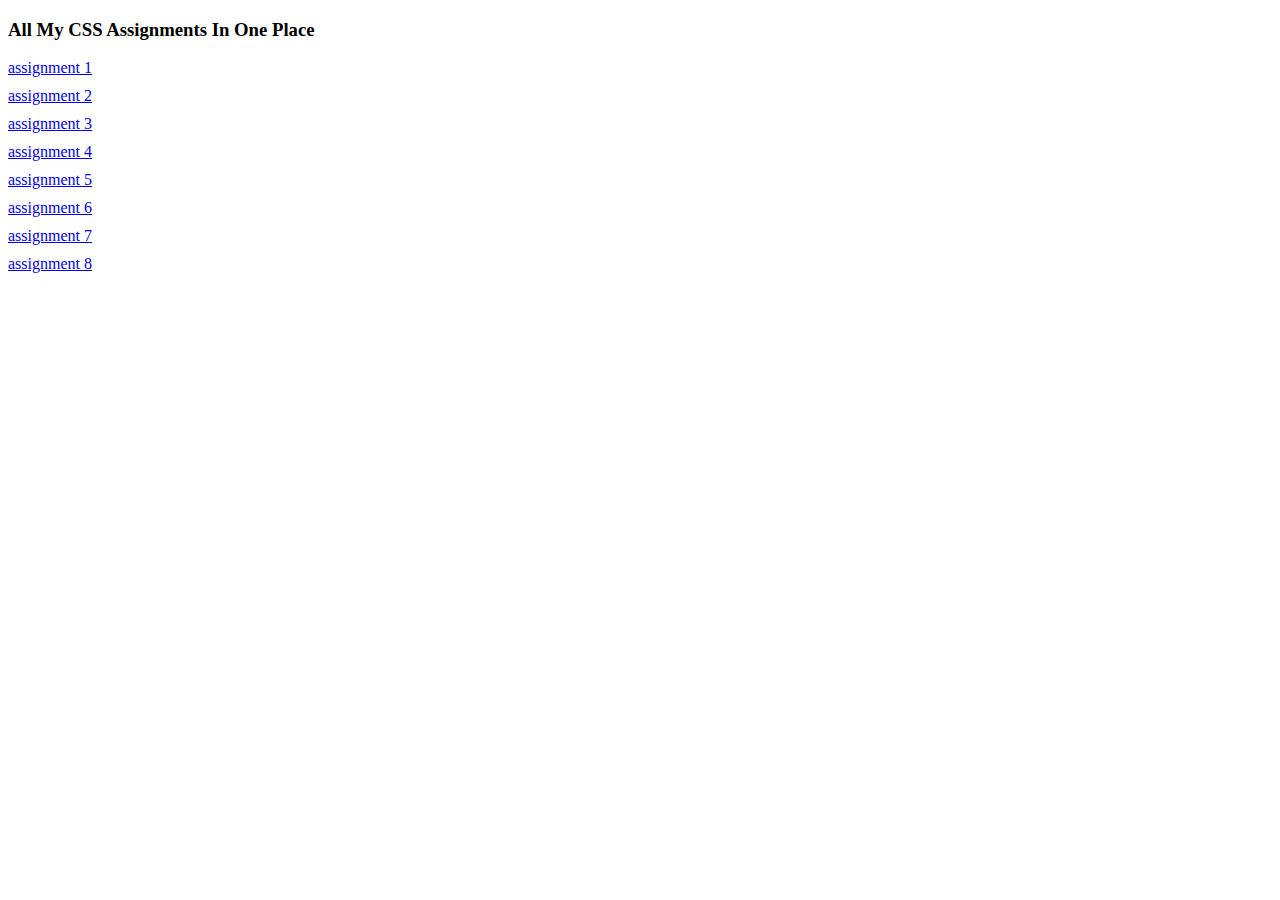
<file: index.html>
<!DOCTYPE html>
<html lang="en">
<head>
    <meta charset="UTF-8">
    <meta name="viewport" content="width=device-width, initial-scale=1.0">
    <title>CSS Assignments</title>
    <link rel="stylesheet" href="style.css">
</head>
<body>
    <header>
        <h3>All My CSS Assignments In One Place</h3>
    </header>
    <main>
        <nav>
            <a href="./assignment1/index.html">assignment 1</a>
            <a href="./assignment2/index.html">assignment 2</a>
            <a href="./assignment3/index.html">assignment 3</a>
            <a href="./assignment4/index.html">assignment 4</a>
            <a href="./assignment5/index.html">assignment 5</a>
            <a href="./assignment6/index.html">assignment 6</a>
            <a href="./assignment7/index.html">assignment 7</a>
            <a href="./assignment8/index.html">assignment 8</a>
        </nav>
        <section></section>
    </main>
</body>
</html>
</file>
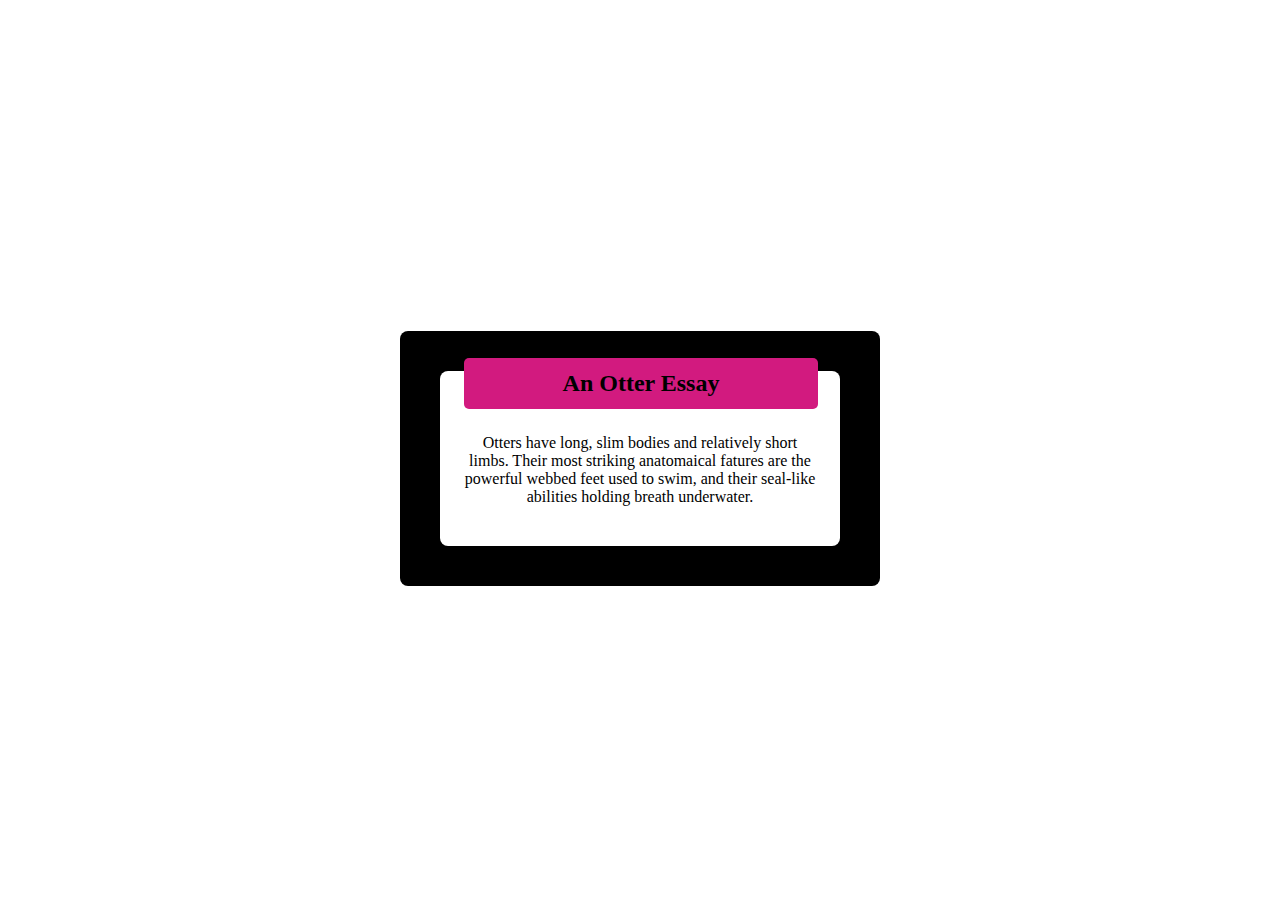
<file: assignment1/index.html>
<!DOCTYPE html>
<html lang="en">
  <head>
    <meta charset="UTF-8" />
    <meta name="viewport" content="width=device-width, initial-scale=1.0" />
    <title>Assignment1</title>
    <link rel="stylesheet" href="style.css" />
  </head>
  <body>
    <section>
      <div class="dark-background">
        <div class="white-background">
          <h3 class="essay-header">An Otter Essay</h3>
          <p class="essay-body">
            Otters have long, slim bodies and relatively short limbs. Their most
            striking anatomaical fatures are the powerful webbed feet used to
            swim, and their seal-like abilities holding breath underwater.
          </p>
        </div>
      </div>
    </section>
  </body>
</html>
</file>
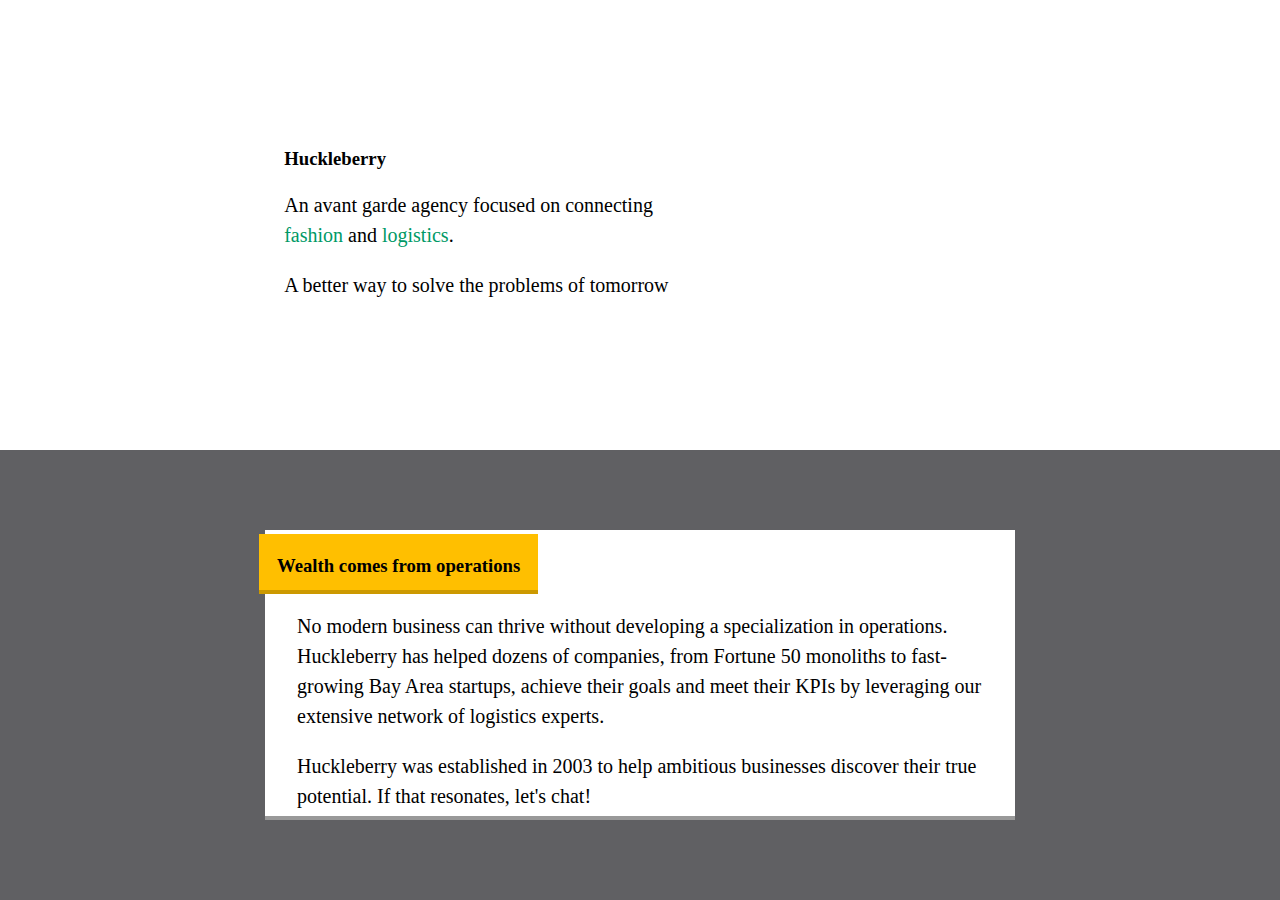
<file: assignment2/index.html>
<!DOCTYPE html>
<html lang="en">
  <head>
    <meta charset="UTF-8" />
    <meta name="viewport" content="width=device-width, initial-scale=1.0" />
    <title>Assignment1</title>
    <link rel="stylesheet" href="style.css" />
  </head>

  <body>
    <section>
      <div class="inner-parent">
        <div class="white-background">
          <div>
            <div class="w-essay-header">
              <h3>Huckleberry</h3>
            </div>
            <div class="w-essay-body">
              <p>
                An avant garde agency focused on connecting
                <span class="green-emphasis">fashion</span> and
                <span class="green-emphasis">logistics</span>.
              </p>
              <p>A better way to solve the problems of tomorrow</p>
            </div>
          </div>
        </div>
        <div class="dark-background">
          <div>
          <div class="d-inner-div">
            <div class="d-essay-header">
              <h3>Wealth comes from operations</h3>
            </div>
            <div class="d-essay-body">
              <p>
                No modern business can thrive without developing a
                specialization in operations. Huckleberry has helped dozens of
                companies, from Fortune 50 monoliths to fast-growing Bay Area
                startups, achieve their goals and meet their KPIs by leveraging
                our extensive network of logistics experts.
              </p>
              <p>
                Huckleberry was established in 2003 to help ambitious businesses
                discover their true potential. If that resonates, let's chat!
              </p>
            </div>
          </div>
          </div>
        </div>
      </div>
    </section>
  </body>
</html>
</file>
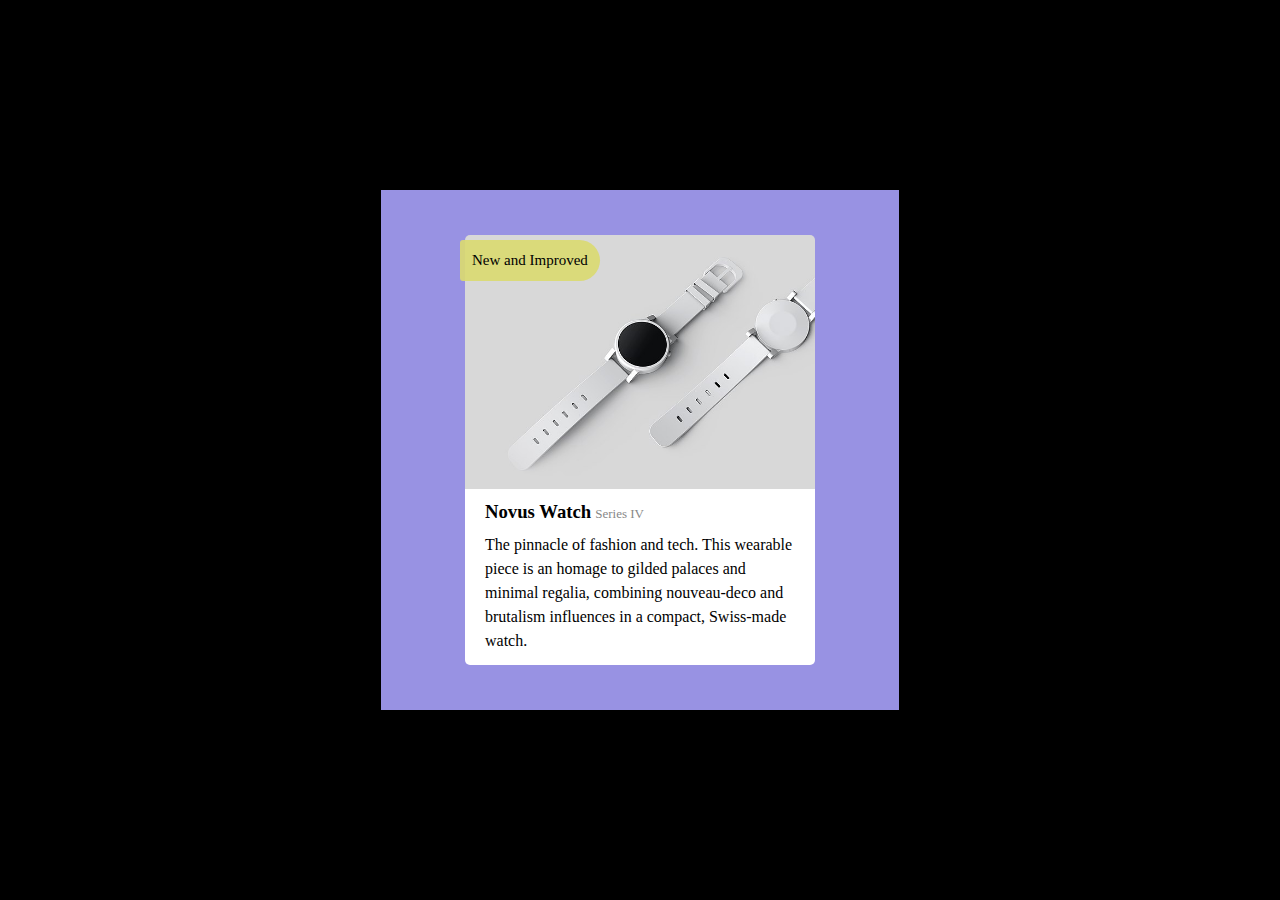
<file: assignment3/index.html>
<!DOCTYPE html>
<html lang="en">
  <head>
    <meta charset="UTF-8" />
    <meta name="viewport" content="width=device-width, initial-scale=1.0" />
    <title>Assignment 3</title>
    <link rel="stylesheet" href="style.css" />
  </head>
  <body>
    <main>
      <div>
        <div class="inner-content">
          <section class="head">
            <span>New and Improved</span>
            <img src="./watch-image.jpg" alt="an image of a novus watch" />
          </section>
          <section class="body">
            <h3>Novus Watch</h3>
            <span>Series IV</span>
            <p>
              The pinnacle of fashion and tech. This wearable piece is an homage
              to gilded palaces and minimal regalia, combining nouveau-deco and
              brutalism influences in a compact, Swiss-made watch.
            </p>
          </section>
        </div>
      </div>
    </main>
  </body>
</html>
</file>
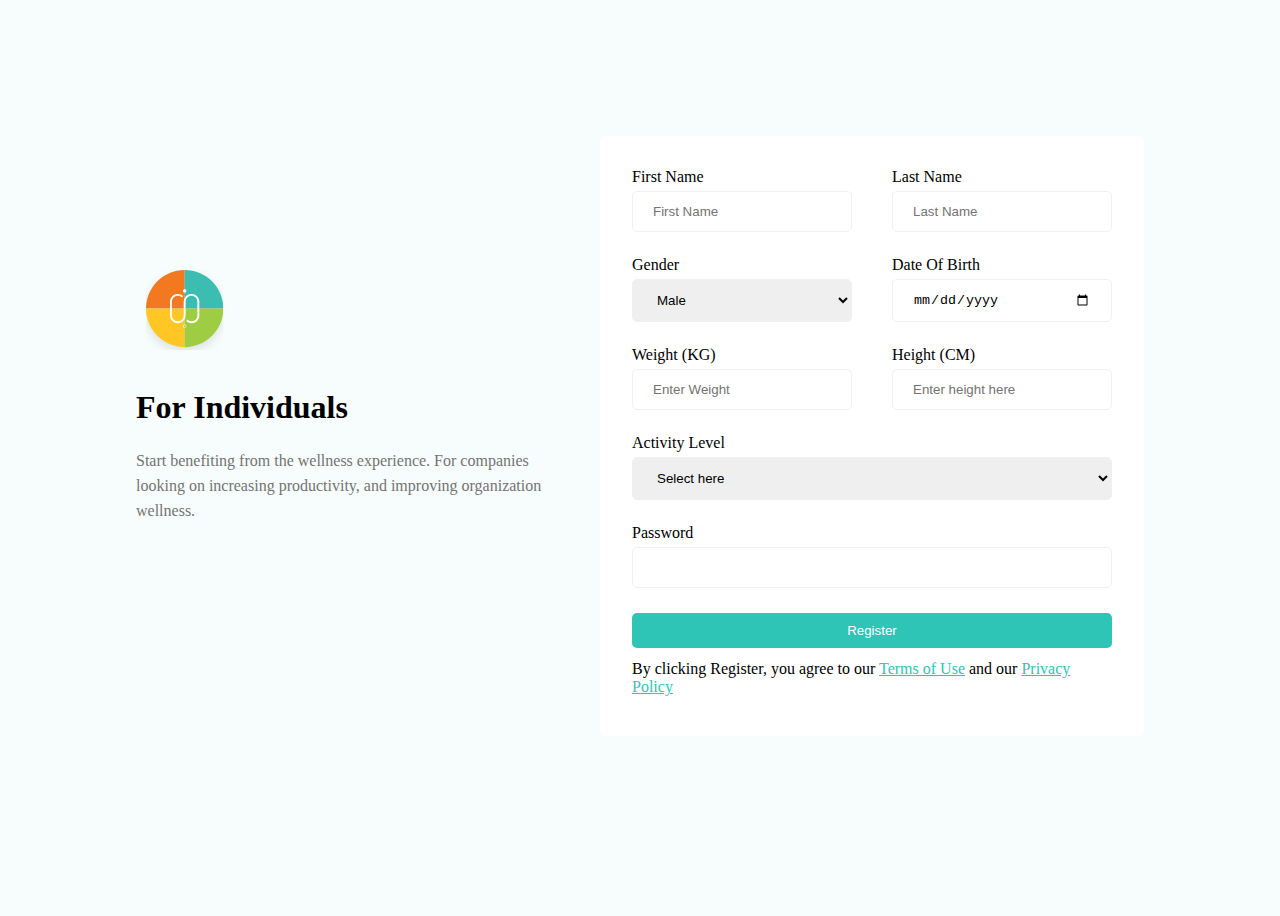
<file: assignment4/index.html>
<!DOCTYPE html>
<html lang="en">
  <head>
    <meta charset="UTF-8" />
    <meta name="viewport" content="width=device-width, initial-scale=1.0" />
    <title>Assignment 4</title>
    <link rel="stylesheet" href="style.css" />
  </head>
  <body>
    <main>
      <div class="logo-section">
        <div>
          <img src="./logo.svg" alt="" />
          <h1>For Individuals</h1>
          <p>
            Start benefiting from the wellness experience. For companies looking
            on increasing productivity, and improving organization wellness.
          </p>
        </div>
      </div>
      <section class="form-section">
        <div class="form-row-2">
          <div>
            <label for="firstName">First Name</label>
            <input id="firstName" placeholder="First Name" type="text" />
          </div>
          <div>
            <label for="lastName">Last Name</label>
            <input id="lastName" placeholder="Last Name" type="text" />
          </div>
        </div>
        <div class="form-row-2">
          <div>
            <label for="gender">Gender</label>
            <select name="" id="">
              <option value="male">Male</option>
              <option value="female">Female</option>
            </select>
          </div>
          <div>
            <label for="dob">Date Of Birth</label>
            <input id="dob" placeholder="Last Name" type="date" />
          </div>
        </div>
        <div class="form-row-2">
          <div>
            <label for="weight">Weight (KG)</label>
            <input id="weight" placeholder="Enter Weight" type="text" />
          </div>
          <div>
            <label for="height">Height (CM)</label>
            <input id="height" placeholder="Enter height here" type="text" />
          </div>
        </div>
        <div class="form-row-1">
          <div>
            <label for="activity">Activity Level</label>
            <select name="activity" id="activity">
              <option value="male">Select here</option>
              <option value="female">Fast</option>
            </select>
          </div>
        </div>
        <div class="form-row-1">
          <div>
            <label for="password">Password</label>
            <input id="password" placeholder="" type="text" />
          </div>
        </div>
        <div class="btn">
          <button>Register</button>
        </div>
        <div class="privacy">
         
            By clicking Register, you agree to our <span>Terms of Use</span> and
            our <span>Privacy Policy</span>
        
        </div>
      </section>
    </main>
  </body>
</html>
</file>
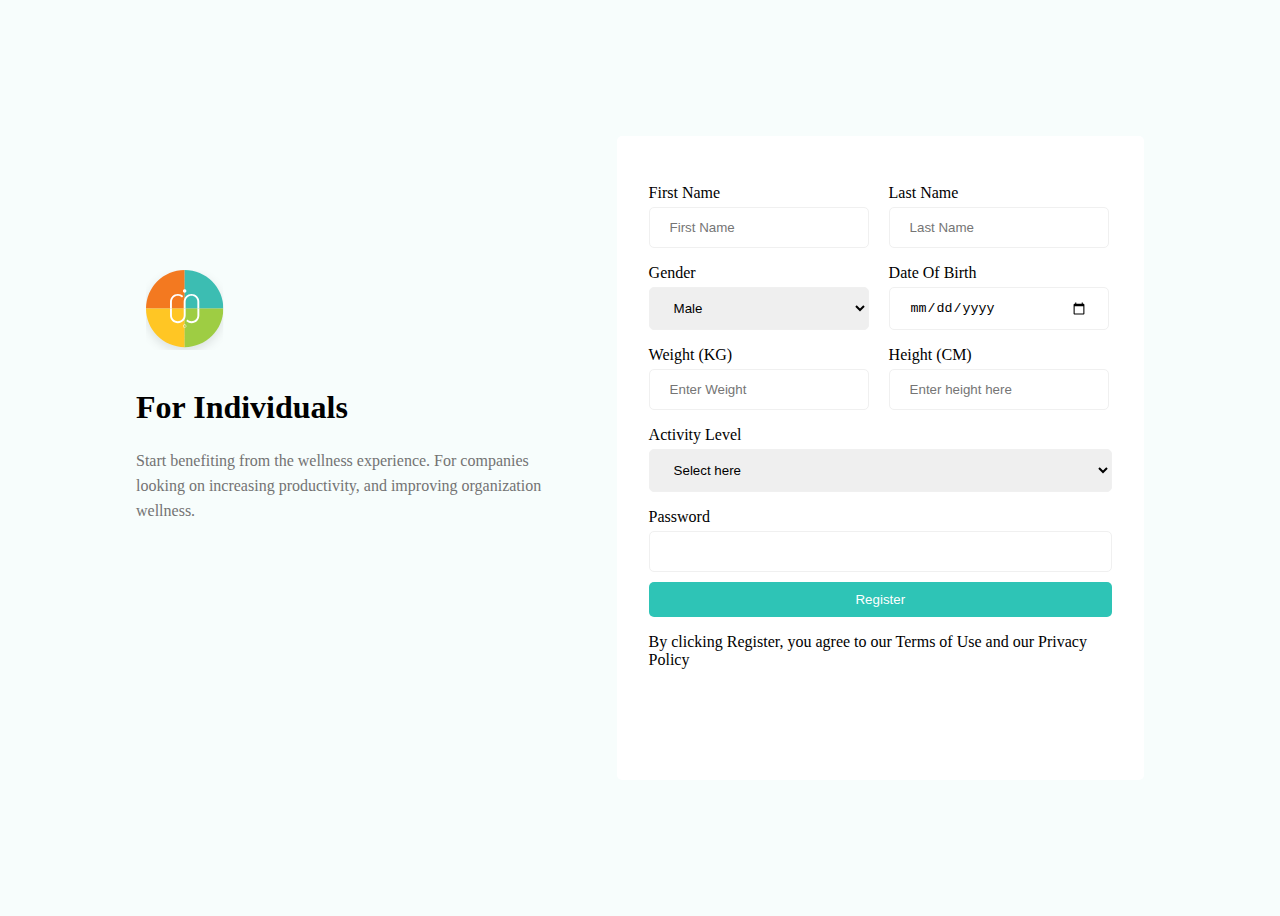
<file: assignment5/index.html>
<!DOCTYPE html>
<html lang="en">
  <head>
    <meta charset="UTF-8" />
    <meta name="viewport" content="width=device-width, initial-scale=1.0" />
    <title>Assignment 4</title>
    <link rel="stylesheet" href="style.css" />
  </head>
  <body>
    <main>
      <div class="logo-section">
        <div>
          <img src="./logo.svg" alt="" />
          <h1>For Individuals</h1>
          <p>
            Start benefiting from the wellness experience. For companies looking
            on increasing productivity, and improving organization wellness.
          </p>
        </div>
      </div>
      <section class="form-section">
        <div class="form-row-2">
          <div>
            <label for="firstName">First Name</label>
            <input id="firstName" placeholder="First Name" type="text" />
          </div>
          <div>
            <label for="lastName">Last Name</label>
            <input id="lastName" placeholder="Last Name" type="text" />
          </div>
        </div>
        <div class="form-row-2">
          <div>
            <label for="gender">Gender</label>
            <select name="" id="">
              <option value="male">Male</option>
              <option value="female">Female</option>
            </select>
          </div>
          <div>
            <label for="dob">Date Of Birth</label>
            <input id="dob" placeholder="Last Name" type="date" />
          </div>
        </div>
        <div class="form-row-2">
          <div>
            <label for="weight">Weight (KG)</label>
            <input id="weight" placeholder="Enter Weight" type="text" />
          </div>
          <div>
            <label for="height">Height (CM)</label>
            <input id="height" placeholder="Enter height here" type="text" />
          </div>
        </div>
        <div class="form-row-1">
          <div>
            <label for="activity">Activity Level</label>
            <select name="activity" id="activity">
              <option value="male">Select here</option>
              <option value="female">Fast</option>
            </select>
          </div>
        </div>
        <div class="form-row-1">
          <div>
            <label for="password">Password</label>
            <input id="password" placeholder="" type="text" />
          </div>
        </div>
        <div class="btn">
          <button>Register</button>
        </div>
        <div class="privacy">
          <p>
            By clicking Register, you agree to our <span>Terms of Use</span> and
            our <span>Privacy Policy</span>
          </p>
        </div>
      </section>
    </main>
  </body>
</html>
</file>
<file: style.css>
nav a {
    display: block;
    margin-top: 10px;
}
</file>
<file: assignment1/style.css>
section {
 display: flex;
 justify-content: center;
 align-items: center;
 height: 100vh;
}

.dark-background {
  background-color: black;
  width: 400px;
  padding: 2.5rem;
  border-radius: 8px;
  position: absolute;
}

.white-background {
    background-color: white;
    padding: 1.5rem;
    border-radius: 8px;
    text-align: center;
    /* position: relative; */
}

.essay-header {
    background-color: rgb(210, 26, 127);
    padding: 12px;
    position: absolute;
    top: 3px;
    border-radius: 5px;
    width: 330px;
    font-size: 24px;
}

.essay-body {
    margin-top: 39px;
}
</file>
<file: assignment2/style.css>
* {
    padding: 0;
    /* margin: 0; */
    box-sizing: border-box;
}

body {
    margin: 0;
}

section {
    width: 100vw;
}

.inner-parent {
    width: 100%;
}

.white-background {
    background-color: white;
    padding: 1rem 0;
    height: 50vh;
    display: flex;
    justify-content: center;
    width: 100%;
    align-items: center;
}

.white-background > div {
    width: 750px;
    padding: 0 1.2rem;
}

.w-essay-body {
   line-height: 30px;
   width: 400px;
   font-size: 20px;
}

.dark-background {
    background-color: rgb(96, 96, 99);
    padding: 6rem;
    width: 100%;
    height: 50vh;
    display: flex;
    justify-content: center;
    width: 100%;
    align-items: center;
}

.dark-background>div {
    background-color: #fff;
    color: #000;
    padding: 10px 2rem;
    position: relative;
    border-bottom: 4px solid #999999;
    height: 290px;
    width: 750px;
}

.d-essay-header {
    background-color: #FFBF00;
    border-bottom: 4px solid #CC9900;
    padding: 2px 18px;
    width: fit-content;
    position: absolute;
    top: 4px;
    left: -6px;
    height: 60px;

}

.d-inner-div {
   
}

.d-essay-body {
    top: 51px;
    position: relative;
    /* padding-bottom: 1.6rem; */
    line-height: 30px;
    font-size: 20px;
}

.green-emphasis {
    color: #009966;
}

@media (min-width: 481px) and (max-width: 768px) {
    
    .white-background > div {
        width: 100%;
        padding: 0 1rem;
    }

    .white-background {
        width: 100%;
        padding: 0 0rem;
        height: 382px;
    }

    .w-essay-body {
        line-height: 30px;
        /* width: 400px; */
        font-size: 20px;
     }

    .dark-background {
       padding: 1rem 0;
       height: auto;
       height: 382px;
    }
    
    .dark-background>div {
        background-color: #fff;
        color: #000;
        padding: 1rem;
        position: relative;
        border-bottom: 4px solid #999999;
        height: auto;
        width: 100%;
    }
    
}

@media (max-width: 480px) {
    
    .white-background > div {
        width: 100%;
        padding: 0 1.2rem;
    }

    .w-essay-body {
        line-height: 30px;
        /* width: 400px; */
        font-size: 20px;
     }

    .dark-background {
       padding: 1rem 0;
       height: auto;
    }
    
    .dark-background>div {
        background-color: #fff;
        color: #000;
        padding: 10px 1rem;
        position: relative;
        border-bottom: 4px solid #999999;
        height: auto;
        width: 100%;
        margin-top: 4rem;
    }
    
}
</file>
<file: assignment3/style.css>
*{
    /* box-sizing: border-box; */
    padding: 0;
    margin: 0;
}

body {
    background-color: black;
}

main  {
    display: flex;
    justify-content: center;
    align-items: center;
    height: 100vh;
    width: 100vw;
   
}

main > div {
    width: 350px;
    padding: 45px 84px;
    background-color: hsl(245, 59%, 73%);

}
.inner-content {
    border-radius: 5px;
}


.head img {
    width: 100%;
    border-top-left-radius: 5px;
    border-top-right-radius: 5px;
}

.head {
    position: relative;
}

.head span {
  background-color: rgba(217, 217, 114, 0.93);
  padding: 12px 12px;
  font-size: 15px;
  border-top-right-radius: 35px;
  border-bottom-right-radius: 35px;
  border-top-left-radius: 5px;
  border-bottom-left-radius: 5px;
  position: absolute;
  top: 5px;
  left: -5px;
}

.body h3 {
    display: inline;
}

.body {
    background-color: white;
    color: black;
    margin-top: -4px;
    padding: 12px 20px;
    border-bottom-right-radius: 5px;
    border-bottom-left-radius: 5px;
}

.body span {
    font-size: 13px;
    color: rgb(136, 136, 136);
}

.body p {
    line-height: 24px;
    margin-top: 10px;
}
</file>
<file: assignment4/style.css>
body {
  background-color: #f7fdfc;
  height: 100vh;
}

* {
  box-sizing: border-box;
}

main {
  display: flex;
  padding: 8rem;
  height: 100%;
}

.logo-section {
  display: flex;
  padding: 8rem 0;
  height: 100%;
  width: 50%;
}

.logo-section > div p {
  color: #737373;
  font-size: 16px;
  line-height: 25px;
  width: 90%;
}

.form-section {
  width: 550px;
  height: 600px;
  background-color: #fff;
  padding: 2rem;
  border-radius: 5px;
}

.form-row-2 {
  display: flex;
  gap: 40px;
}

.form-row-2:not(:nth-child(1)) {
  margin-top: 1.5rem;
}

.form-row-1 {
  display: flex;
  margin-top: 1.5rem;
  width: 100%;
}

.form-row-2 div {
  width: 100%;
}

.btn button {
  background-color: #2ec4b6;
  color: white;
  border: none;
  border-radius: 5px;
  padding: 10px;
  width: 100%;
  margin-top: 25px;
}

input,
select {
  display: block;
  border: 1px solid #f0f0f0;
  padding: 12px 20px;
  border-radius: 5px;
  margin-top: 5px;
}

input::placeholder {
  color: #737373;
}

.form-row-1 div {
  width: 100%;
}

.form-row-1 div input,
.form-row-1 div select {
  width: 100%;
}

.form-row-2 div input,
.form-row-2 div select {
  width: 220px;
}

.privacy {
  margin-top: 12px;
}

.privacy span {
  color: #2ec4b6;
  text-decoration: underline;
}

@media (max-width: 480px) {
  main {
    flex-direction: column;
    padding: 1rem;
  }
  .logo-section {
    width: 100%;
    padding: 1rem 0;
  }

  .logo-section > div p {
    width: 100%;
    font-size: 14px;
  }

  .form-section {
    width: 100%;
    padding: 2rem 1rem;
  }

  .form-row-2 {
    flex-direction: column;
  }

  .form-row-2 div {
    width: 100%;
  }

  .form-row-2 div input,
  .form-row-2 div select {
    width: 100%;
  }

  .logo-section > div img {
    width: 18%;
  }
}
</file>
<file: assignment5/style.css>
body {
  background-color: #f7fdfc;
  height: 100vh;
}

* {
  box-sizing: border-box;
}

main {
  display: flex;
  padding: 8rem;
  height: 100%;
}

.logo-section {
  display: flex;
  padding: 8rem 0;
  height: 100%;
  width: 50%;
}

.logo-section > div p {
  color: #737373;
  font-size: 16px;
  line-height: 25px;
  width: 90%;
}

.form-section {
  width: 550px;
  background-color: #fff;
  padding: 2rem;
  border-radius: 5px;
}

.form-row-2 {
  display: flex;
  margin-top: 1rem;
  gap: 40px;
}

.form-row-1 {
  display: flex;
  margin-top: 1rem;
  width: 100%;
}

.form-row-2 div:first-child {
  width: 200px;
}

.form-row-2 div:nth-child(2) {
  width: 200px;
  /* margin-left: 16px; */
}

.btn button {
  background-color: #2ec4b6;
  color: white;
  border: none;
  border-radius: 5px;
  padding: 10px;
  width: 100%;
  margin-top: 10px;
}

input,
select {
  display: block;
  border: 1px solid #f0f0f0;
  padding: 12px 20px;
  border-radius: 5px;
  margin-top: 5px;
}

.form-row-1 div {
  width: 100%;
}

.form-row-1 div input, .form-row-1 div select {
  width: 100%;
}

.form-row-2 div input, .form-row-2 div select {
  width: 220px;
}
</file>
